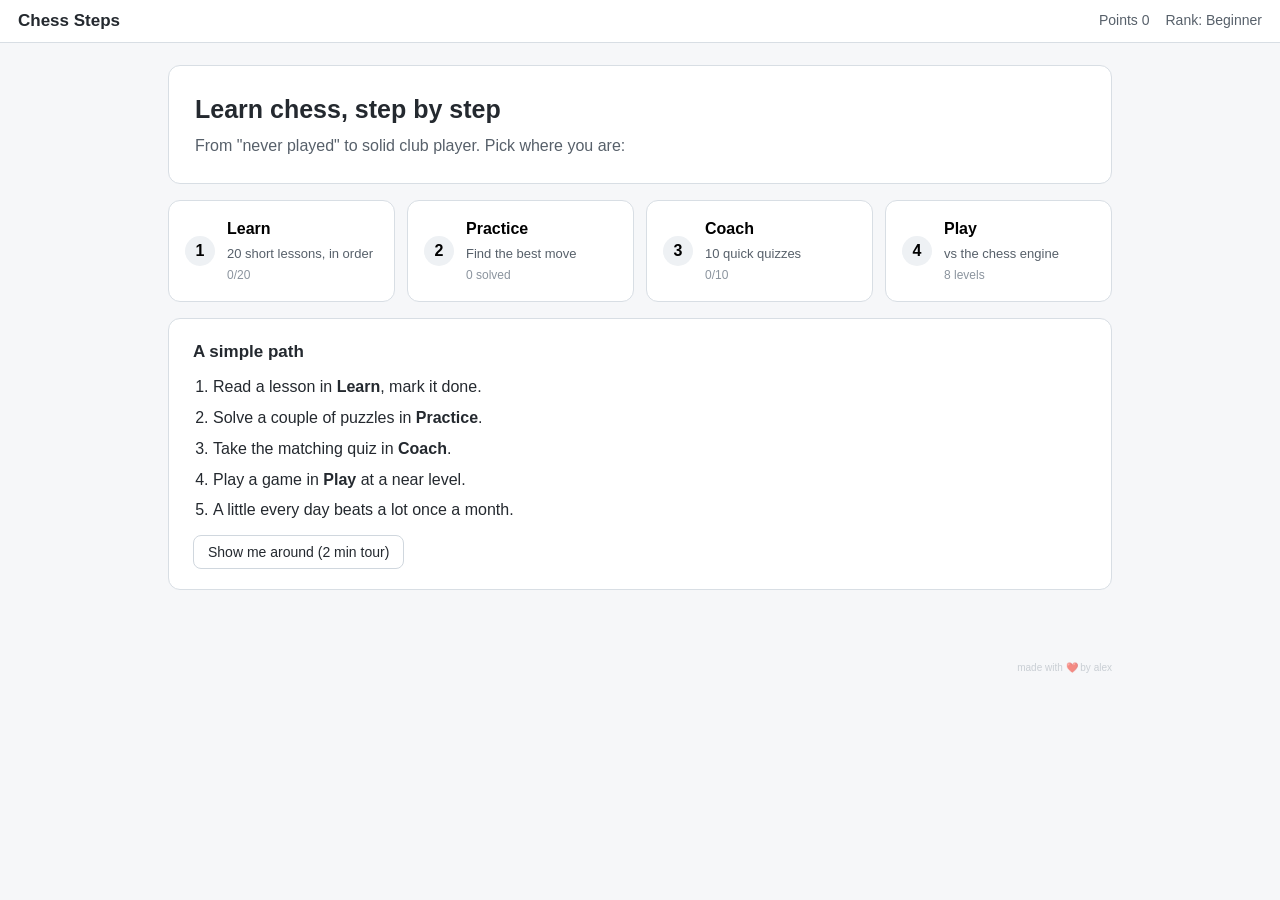
<file: docs/index.html>
<!doctype html>
<html lang="en">
<head>
<meta charset="utf-8">
<meta name="viewport" content="width=device-width, initial-scale=1">
<meta name="description" content="Chess Steps - learn chess from zero, practice tactics, and play the built-in engine.">
<title>Chess Steps</title>
<link rel="stylesheet" href="css/style.css">
</head>
<body>
<noscript>
  <div class="noscriptbox">
    <h1>Chess Steps</h1>
    <p>This trainer needs JavaScript to run the lessons, puzzles, and the built-in chess engine.
       Please enable JavaScript and reload the page.</p>
  </div>
</noscript>

<header class="topbar">
  <button class="brand" id="home" type="button">Chess Steps</button>
  <div class="topstats">
    <span id="xp">Points 0</span>
    <span id="rank" class="dim">Rank: Beginner</span>
  </div>
</header>

<main id="screen-home" class="screen">
  <section class="hero">
    <h1>Learn chess, step by step</h1>
    <p>From "never played" to solid club player. Pick where you are:</p>
  </section>
  <section class="grid">
    <button class="tile" id="go-learn" type="button">
      <span class="tnum">1</span>
      <span class="tbody"><strong>Learn</strong><em>20 short lessons, in order</em><span class="tstat" id="learnstat"></span></span>
    </button>
    <button class="tile" id="go-do" type="button">
      <span class="tnum">2</span>
      <span class="tbody"><strong>Practice</strong><em>Find the best move</em><span class="tstat" id="practicestat"></span></span>
    </button>
    <button class="tile" id="go-check" type="button">
      <span class="tnum">3</span>
      <span class="tbody"><strong>Coach</strong><em>10 quick quizzes</em><span class="tstat" id="checkstat"></span></span>
    </button>
    <button class="tile" id="go-play" type="button">
      <span class="tnum">4</span>
      <span class="tbody"><strong>Play</strong><em>vs the chess engine</em><span class="tstat">8 levels</span></span>
    </button>
  </section>
  <section class="path">
    <h2>A simple path</h2>
    <ol>
      <li>Read a lesson in <b>Learn</b>, mark it done.</li>
      <li>Solve a couple of puzzles in <b>Practice</b>.</li>
      <li>Take the matching quiz in <b>Coach</b>.</li>
      <li>Play a game in <b>Play</b> at a near level.</li>
      <li>A little every day beats a lot once a month.</li>
    </ol>
    <button id="tourBtn" class="btn" type="button">Show me around (2 min tour)</button>
  </section>
</main>

<section id="screen-learn" class="screen" hidden>
  <header class="sub">
    <button class="backnav link" data-back="screen-home" type="button">&#8249; Home</button>
    <h2>Learn</h2>
  </header>
  <div id="learn-list" class="list"></div>
</section>

<section id="screen-lesson" class="screen" hidden>
  <header class="sub">
    <button class="backnav link" data-back="screen-learn" type="button">&#8249; Lessons</button>
    <h2 id="lesson-title"></h2>
  </header>
  <article class="card lessonbody">
    <div id="lesson-body"></div>
    <div class="lessonfoot">
      <button id="lesson-done" class="btn primary" type="button">Mark done</button>
    </div>
  </article>
</section>

<section id="screen-practice" class="screen" hidden>
  <header class="sub">
    <button class="backnav link" data-back="screen-home" type="button">&#8249; Home</button>
    <h2>Practice</h2>
    <span class="substat">Solved <b id="pz-solved">0</b></span>
  </header>
  <div class="pwrap">
    <div class="card puzzle">
      <div class="ptop">
        <span id="pz-num">Puzzle 1</span>
        <span id="pz-theme" class="tag"></span>
      </div>
      <p id="pz-desc" class="dim"></p>
    </div>
    <div id="pz-board" class="board"></div>
    <div class="card">
      <p class="dim">Side to move: <b id="pz-side"></b> - pick the best move:</p>
      <div id="pz-opts" class="opts"></div>
      <div id="pz-msg" class="msg"></div>
      <div class="row">
        <button id="pz-skip" class="btn" type="button">Skip</button>
        <button id="pz-next" class="btn" type="button">Next puzzle</button>
      </div>
    </div>
  </div>
</section>

<section id="screen-check" class="screen" hidden>
  <header class="sub">
    <button class="backnav link" data-back="screen-home" type="button">&#8249; Home</button>
    <h2>Coach</h2>
  </header>
  <div id="quiz-list" class="list"></div>
  <div id="quiz-run" class="card quizrun" hidden>
    <div class="ptop">
      <span id="q-title"></span>
      <span id="q-prog" class="dim"></span>
    </div>
    <p id="q-text" class="qtext"></p>
    <div id="q-opts" class="opts"></div>
    <div class="row"><button id="q-next" class="btn" hidden type="button">Next</button></div>
  </div>
  <div id="quiz-done" class="card donebox" hidden>
    <h3>Quiz complete</h3>
    <p id="q-score"></p>
    <div class="row">
      <button class="backnav btn" data-back="screen-check" type="button">Back to quizzes</button>
      <button class="backnav btn" data-back="screen-home" type="button">Home</button>
    </div>
  </div>
</section>

<section id="screen-play" class="screen" hidden>
  <header class="sub">
    <button class="backnav link" data-back="screen-home" type="button">&#8249; Home</button>
    <h2>Play</h2>
  </header>
  <div class="playwrap">
    <aside class="card playside">
      <label class="field">Engine level
        <select id="play-level">
          <option value="1">1 - Gentle</option>
          <option value="2">2 - Easy</option>
          <option value="3">3 - Steady</option>
          <option value="4">4 - Decent</option>
          <option value="5">5 - Tough</option>
          <option value="6">6 - Strong</option>
          <option value="7">7 - Very strong</option>
          <option value="8">8 - Brutal</option>
        </select>
      </label>
      <div class="playingas">You play <b>white</b>. Click a piece, then a square.</div>
      <div class="row">
        <button id="play-new" class="btn" type="button">New game</button>
        <button id="play-flip" class="btn" type="button">Flip</button>
        <button id="play-undo" class="btn" type="button">Undo</button>
      </div>
      <div id="play-status" class="status">White to move</div>
      <div class="histwrap">
        <div class="dim hlabel">Moves</div>
        <div id="play-hist" class="hist"></div>
      </div>
    </aside>
    <div id="play-board" class="board"></div>
  </div>
</section>

<div id="tour" class="tour" hidden>
  <div class="tourcard" role="dialog" aria-label="Quick tour">
    <div class="tourhead">
      <strong>Quick tour</strong>
      <button id="tour-close" class="btn" type="button">Close</button>
    </div>
    <div id="tour-body" class="tourbody"></div>
    <div class="tourfoot">
      <button id="tour-prev" class="btn" type="button">Back</button>
      <span id="tour-step" class="dim"></span>
      <button id="tour-next" class="btn primary" type="button">Next</button>
    </div>
  </div>
</div>

<footer class="sitefoot"><span>made with &#10084;&#65039; by alex</span></footer>

<script src="js/engine.js"></script>
<script src="js/ai.js"></script>
<script src="js/openings.js"></script>
<script src="js/lessons.js"></script>
<script src="js/puzzles.js"></script>
<script src="js/quizzes.js"></script>
<script src="js/board.js"></script>
<script src="js/app.js"></script>
</body>
</html>
</file>
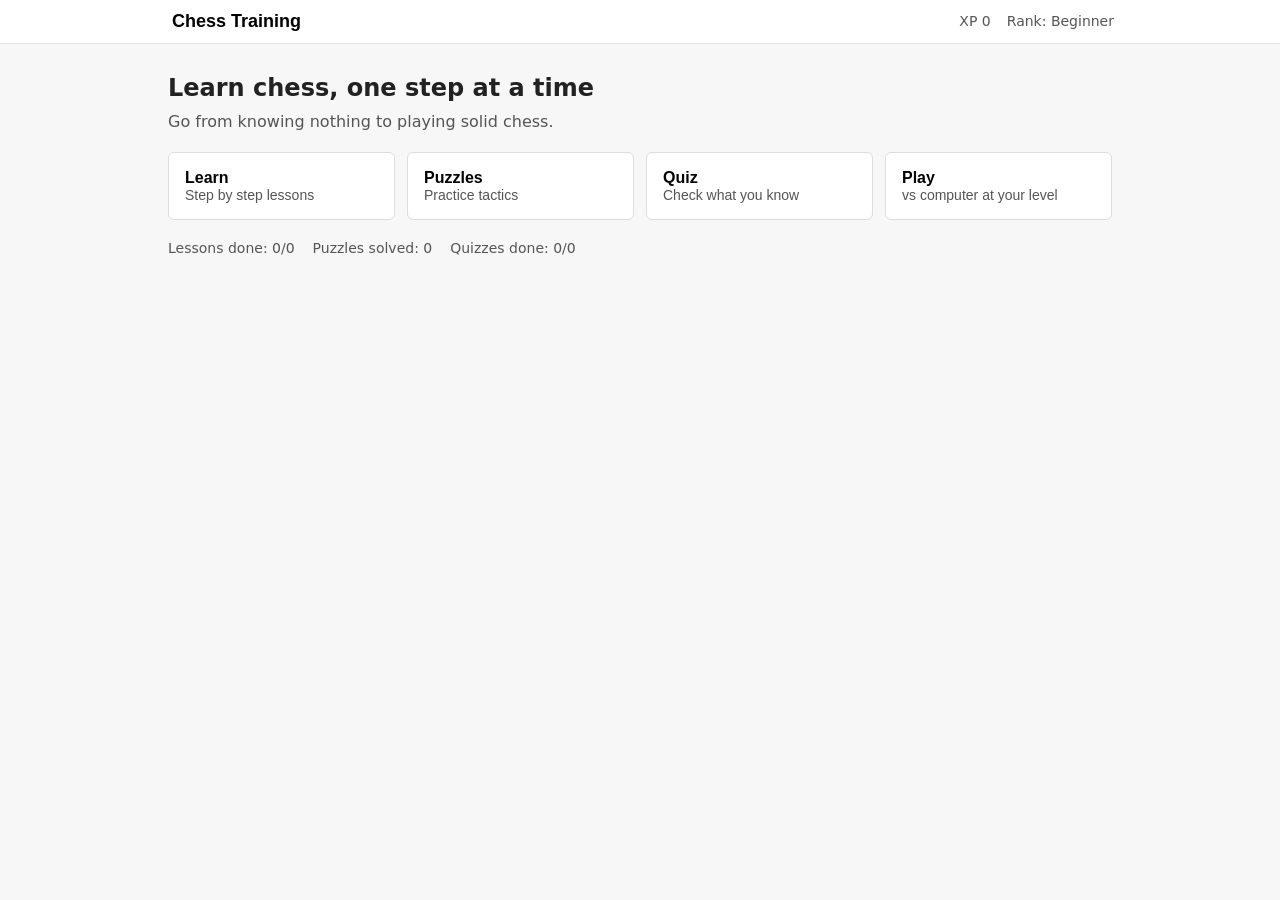
<file: gambit/index.html>
<!doctype html>
<html lang="en">
<head>
  <meta charset="utf-8">
  <meta name="viewport" content="width=device-width, initial-scale=1">
  <title>Chess Training</title>
  <link rel="stylesheet" href="css/style.css">
</head>
<body>
  <noscript>
    <div class="js-off">
      <h1>Chess Training</h1>
      <p>This site uses JavaScript to run the chess board, lessons, puzzles and quizzes.</p>
      <p>Please turn JavaScript on in your browser to use it.</p>
    </div>
  </noscript>

  <div id="app">
    <header>
      <div class="bar">
        <button class="logo" id="goHome">Chess Training</button>
        <div class="stats">
          <span id="xp">XP 0</span>
          <span id="rank">Rank: Beginner</span>
        </div>
      </div>
    </header>

    <section id="menu" class="view">
      <div class="intro">
        <h2>Learn chess, one step at a time</h2>
        <p>Go from knowing nothing to playing solid chess.</p>
      </div>
      <div class="cards">
        <button class="card" id="btnLessons">
          <strong>Learn</strong>
          <span>Step by step lessons</span>
        </button>
        <button class="card" id="btnPuzzles">
          <strong>Puzzles</strong>
          <span>Practice tactics</span>
        </button>
        <button class="card" id="btnQuiz">
          <strong>Quiz</strong>
          <span>Check what you know</span>
        </button>
        <button class="card" id="btnPlay">
          <strong>Play</strong>
          <span>vs computer at your level</span>
        </button>
      </div>
      <div class="progress">
        <div>Lessons done: <span id="pLess">0</span></div>
        <div>Puzzles solved: <span id="pPuz">0</span></div>
        <div>Quizzes done: <span id="pQuiz">0</span></div>
      </div>
    </section>

    <section id="lessons" class="view" hidden>
      <div class="top">
        <button class="back" data-back="menu">Back</button>
        <h2>Lessons</h2>
      </div>
      <div id="lessonList" class="list"></div>
    </section>

    <section id="lesson" class="view" hidden>
      <div class="top">
        <button class="back" data-back="lessons">Back to lessons</button>
        <h2 id="lessonTitle"></h2>
      </div>
      <div class="lessonBody">
        <div id="lessonText" class="text"></div>
        <div id="lessonBoardWrap" class="boardWrap" hidden>
          <div id="lessonBoard" class="board"></div>
          <div class="boardNav">
            <button id="lbPrev">Prev</button>
            <span id="lbInfo"></span>
            <button id="lbNext">Next</button>
          </div>
        </div>
        <button id="markDone" class="done">Done</button>
      </div>
    </section>

    <section id="puzzles" class="view" hidden>
      <div class="top">
        <button class="back" data-back="menu">Back</button>
        <h2>Puzzles</h2>
        <div class="right">Solved <span id="pzCount">0</span></div>
      </div>
      <div class="puz">
        <div class="puzHead">
          <span id="pzNum"></span>
          <span id="pzTheme"></span>
        </div>
        <p id="pzDesc"></p>
        <div id="puzBoard" class="board"></div>
        <div class="puzTurn" id="pzTurn"></div>
        <div class="puzBtns">
          <button id="pzHint">Hint</button>
          <button id="pzReset">Reset</button>
          <button id="pzNext">Next</button>
        </div>
        <div id="pzMsg" class="msg"></div>
      </div>
    </section>

    <section id="quiz" class="view" hidden>
      <div class="top">
        <button class="back" data-back="menu">Back</button>
        <h2>Quiz</h2>
      </div>
      <div id="quizList" class="list"></div>
      <div id="quizRun" class="quizRun" hidden>
        <div class="qHead">
          <span id="qTitle"></span>
          <span id="qProg"></span>
        </div>
        <p id="qText"></p>
        <div id="qOpts" class="opts"></div>
        <button id="qNext" class="done" hidden>Next</button>
      </div>
      <div id="quizEnd" class="quizEnd" hidden>
        <h3>Done</h3>
        <p id="qScore"></p>
        <button class="back" data-back="menu">Back to menu</button>
      </div>
    </section>

    <section id="play" class="view" hidden>
      <div class="top">
        <button class="back" data-back="menu">Back</button>
        <h2>Play</h2>
      </div>
      <div class="play">
        <div class="playSide">
          <label>
            Level
            <select id="level">
              <option value="1">1 - Beginner</option>
              <option value="2">2 - Learner</option>
              <option value="3">3 - Intermediate</option>
              <option value="4">4 - Solid</option>
              <option value="5">5 - Strong</option>
              <option value="6">6 - Advanced</option>
              <option value="7">7 - Master</option>
              <option value="8">8 - Grandmaster</option>
            </select>
          </label>
          <button id="newg">New game</button>
          <button id="flip">Flip board</button>
          <button id="undo">Undo</button>
          <div class="status" id="status">White to move</div>
          <div class="hist" id="hist"></div>
        </div>
        <div class="playBoard">
          <div id="playBoard" class="board"></div>
        </div>
      </div>
    </section>
  </div>

  <script src="js/engine.js"></script>
  <script src="js/ai.js"></script>
  <script src="js/openings.js"></script>
  <script src="js/lessons.js"></script>
  <script src="js/puzzles.js"></script>
  <script src="js/quizzes.js"></script>
  <script src="js/board.js"></script>
  <script src="js/app.js"></script>
</body>
</html>
</file>
<file: docs/css/style.css>
*{box-sizing:border-box}
html,body{margin:0;padding:0}
body{font-family:-apple-system,BlinkMacSystemFont,"Segoe UI",Roboto,Helvetica,Arial,sans-serif;background:#f6f7f9;color:#24292f;line-height:1.55}
.noscriptbox{max-width:560px;margin:70px auto;padding:26px;text-align:center;background:#fff;border:1px solid #d8dee4;border-radius:10px}
.topbar{display:flex;align-items:center;justify-content:space-between;background:#fff;border-bottom:1px solid #d8dee4;padding:10px 18px}
.brand{background:none;border:0;padding:0;font-size:17px;font-weight:650;cursor:pointer;color:#24292f}
.topstats{display:flex;gap:16px;font-size:14px;color:#57606a}
.dim{color:#57606a}
.screen{max-width:980px;margin:0 auto;padding:22px 18px 40px 18px}
.hero{background:#fff;border:1px solid #d8dee4;border-radius:12px;padding:24px 26px}
.hero h1{margin:0 0 6px 0;font-size:25px}
.hero p{margin:0;color:#57606a}
.grid{display:grid;grid-template-columns:repeat(auto-fit,minmax(215px,1fr));gap:12px;margin:16px 0}
.tile{display:flex;gap:12px;align-items:center;background:#fff;border:1px solid #d8dee4;border-radius:12px;padding:16px;cursor:pointer;text-align:left;font:inherit}
.tile:hover{border-color:#8b949e;background:#fcfcfd}
.tnum{width:30px;height:30px;border-radius:50%;background:#eef1f4;display:inline-flex;align-items:center;justify-content:center;font-weight:650;flex:0 0 auto}
.tbody{display:flex;flex-direction:column;gap:2px}
.tbody strong{font-size:16px}
.tbody em{font-style:normal;color:#57606a;font-size:13px}
.tstat{color:#8b949e;font-size:12px}
.path{background:#fff;border:1px solid #d8dee4;border-radius:12px;padding:20px 24px}
.path h2{margin:0 0 10px 0;font-size:17px}
.path ol{margin:0 0 12px 20px;padding:0;display:grid;gap:6px}
.btn{background:#fff;border:1px solid #d0d7de;color:#24292f;padding:8px 14px;border-radius:8px;font-size:14px;cursor:pointer}
.btn:hover{background:#f3f4f6}
.btn:disabled{opacity:.45;cursor:default}
.btn.primary{background:#2da44e;border-color:rgba(27,31,36,.15);color:#fff}
.btn.primary:hover{background:#2c974b}
.btn.primary:disabled{background:#2da44e}
.sub{display:flex;align-items:center;gap:14px;margin:2px 0 16px 0}
.sub h2{margin:0;font-size:19px}
.link{background:none;border:0;color:#0969da;font-size:14px;cursor:pointer;padding:2px 0}
.link:hover{text-decoration:underline}
.substat{margin-left:auto;color:#57606a;font-size:14px}
.card{background:#fff;border:1px solid #d8dee4;border-radius:12px;padding:18px 20px;margin-bottom:14px}
.list{display:grid;gap:10px}
.list-item{display:flex;align-items:center;justify-content:space-between;gap:10px;width:100%;background:#fff;border:1px solid #d8dee4;border-radius:10px;padding:13px 16px;cursor:pointer;text-align:left;font:inherit}
.list-item:hover{border-color:#8b949e}
.list-item strong{display:block;font-size:15px}
.list-item small{color:#57606a}
.list-item.done{opacity:.55}
.chev{color:#8b949e;font-size:20px}
.lessonfoot{margin-top:16px}
.pwrap{max-width:560px;margin:0 auto;display:grid;gap:0}
.ptop{display:flex;justify-content:space-between;align-items:center;color:#57606a;font-size:14px}
.tag{background:#eef1f4;border-radius:20px;padding:2px 10px;font-size:12px}
.opts{display:grid;gap:9px;margin-top:10px}
.opt{background:#fff;border:1px solid #d0d7de;border-radius:8px;padding:10px 14px;text-align:left;font:inherit;font-size:15px;cursor:pointer}
.opt:hover:not(:disabled){border-color:#8b949e}
.opt:disabled{opacity:.7}
.opt.ok{border-color:#2da44e;background:#e9f7ef}
.opt.bad{border-color:#cf222e;background:#fdeef0}
.msg{margin-top:10px;min-height:20px;font-weight:600}
.msg.ok{color:#1a7f37}
.msg.bad{color:#cf222e}
.row{display:flex;gap:8px;margin-top:14px;flex-wrap:wrap}
.qtext{font-size:16px;margin:12px 0 4px 0}
.donebox{text-align:center;max-width:420px;margin:0 auto}
.donebox h3{margin:0 0 6px 0}
.donebox .row{justify-content:center}
.playwrap{display:grid;grid-template-columns:270px minmax(0,1fr);gap:16px;align-items:start;justify-items:center}
.playside{display:grid;gap:12px;width:100%}
.field{display:grid;gap:5px;font-size:14px;color:#57606a}
.field select{padding:7px 8px;border:1px solid #d0d7de;border-radius:8px;font-size:14px;background:#fff}
.playingas{font-size:13px;color:#57606a}
.status{background:#f6f8fa;border:1px solid #d8dee4;border-radius:8px;padding:8px 10px;font-size:14px}
.histwrap{display:grid;gap:4px}
.hlabel{font-size:12px}
.hist{max-height:220px;overflow:auto;font-family:ui-monospace,SFMono-Regular,Menlo,Consolas,monospace;font-size:13px;display:grid;gap:3px}
.board{justify-self:center}
.bgrid{display:grid;grid-template-columns:repeat(8,52px);grid-template-rows:repeat(8,52px);border:2px solid #78838f;border-radius:4px;overflow:hidden;touch-action:manipulation}
.bs{display:flex;align-items:center;justify-content:center;cursor:pointer;user-select:none;font-size:38px;line-height:1}
.bs.lt{background:#eecdab}
.bs.dk{background:#c8996c}
.bs.sel{box-shadow:inset 0 0 0 3px #2da44e}
.bs.hi{box-shadow:inset 0 0 0 3px #d4a72c}
.bs.chk{box-shadow:inset 0 0 0 3px #cf222e}
.pw{color:#fcfcfa;text-shadow:0 0 2px #3d2712,1px 1px 1px #46311b}
.pb{color:#3b2b1a;text-shadow:0 0 1px rgba(0,0,0,.4)}
.tour{position:fixed;inset:0;background:rgba(36,41,47,.45);display:flex;align-items:center;justify-content:center;padding:18px;z-index:40}
.tourcard{background:#fff;border-radius:14px;max-width:430px;width:100%;box-shadow:0 14px 50px rgba(0,0,0,.25)}
.tourhead{display:flex;align-items:center;justify-content:space-between;padding:13px 16px;border-bottom:1px solid #d8dee4}
.tourbody{padding:16px}
.tourbody strong{display:block;font-size:16px;margin-bottom:6px}
.tourbody div{color:#57606a}
.tourfoot{display:flex;align-items:center;justify-content:space-between;gap:10px;padding:12px 16px;border-top:1px solid #d8dee4}
.sitefoot{max-width:980px;margin:30px auto 12px auto;padding:0 18px;text-align:right;font-size:10px;color:#adb5bd;opacity:.6}
[hidden]{display:none!important}
@media(max-width:760px){
  .playwrap{grid-template-columns:1fr}
  .bgrid{grid-template-columns:repeat(8,42px);grid-template-rows:repeat(8,42px)}
  .bs{font-size:30px}
  .topstats{font-size:12px;gap:10px}
}
</file>
<file: gambit/css/style.css>
*{box-sizing:border-box}
html,body{margin:0;padding:0}
body{font-family:system-ui,-apple-system,Segoe UI,Roboto,Helvetica,Arial,sans-serif;background:#f7f7f7;color:#222;line-height:1.5}
.js-off{max-width:560px;margin:80px auto;padding:24px;text-align:center;background:#fff;border:1px solid #ddd}
header{background:#fff;border-bottom:1px solid #e5e5e5}
.bar{max-width:980px;margin:0 auto;display:flex;align-items:center;justify-content:space-between;padding:10px 16px}
.logo{background:none;border:none;font-size:18px;font-weight:600;cursor:pointer}
.stats{display:flex;gap:16px;color:#555;font-size:14px}
.view{max-width:980px;margin:0 auto;padding:18px}
.intro h2{margin:8px 0 4px 0;font-weight:600}
.intro p{margin:0;color:#555}
.cards{display:grid;grid-template-columns:repeat(auto-fit,minmax(220px,1fr));gap:12px;margin:18px 0}
.card{background:#fff;border:1px solid #ddd;padding:16px;text-align:left;border-radius:6px;cursor:pointer}
.card:hover{border-color:#bbb}
.card strong{display:block;font-size:16px}
.card span{color:#555;font-size:14px}
.progress{display:flex;gap:18px;color:#555;font-size:14px}
.top{display:flex;align-items:center;gap:12px;margin-bottom:12px}
.top h2{margin:0;font-weight:600}
.back{background:#fff;border:1px solid #ddd;padding:6px 10px;border-radius:4px;cursor:pointer}
.list{display:grid;gap:8px}
.item{background:#fff;border:1px solid #ddd;padding:12px;border-radius:6px;cursor:pointer;display:flex;justify-content:space-between}
.item.done{opacity:.7}
.text{background:#fff;border:1px solid #ddd;padding:16px;border-radius:6px;white-space:normal}
.text h3{margin:16px 0 8px 0}
.text p{margin:8px 0}
.text ul{margin:8px 0 8px 18px}
.boardWrap{margin-top:14px;text-align:center}
.board{display:inline-grid;grid-template-columns:repeat(8,56px);grid-template-rows:repeat(8,56px);border:1px solid #999}
.sq{width:56px;height:56px;display:flex;align-items:center;justify-content:center;font-size:38px;user-select:none}
.sq.light{background:#f0d9b5}
.sq.dark{background:#b58863}
.sq.sel{box-shadow:inset 0 0 0 3px #2f9e44}
.sq.hi{box-shadow:inset 0 0 0 3px #fab005}
.sq.cap{box-shadow:inset 0 0 0 3px #e03131}
.sq.chk{background:#fa5252}
.piece{line-height:1}
.boardNav{display:flex;align-items:center;justify-content:center;gap:12px;margin-top:10px}
.boardNav button{background:#fff;border:1px solid #ddd;padding:6px 10px;border-radius:4px;cursor:pointer}
.done{margin-top:14px;background:#fff;border:1px solid #ddd;padding:8px 14px;border-radius:4px;cursor:pointer}
.puz{max-width:520px}
.puzHead{display:flex;justify-content:space-between;color:#555}
.puz p{color:#555}
.puzTurn{margin-top:8px;color:#555}
.puzBtns{display:flex;gap:8px;margin-top:10px}
.puzBtns button{background:#fff;border:1px solid #ddd;padding:6px 10px;border-radius:4px;cursor:pointer}
.msg{margin-top:10px}
.msg.ok{color:#2f9e44}
.msg.bad{color:#e03131}
.quizRun{max-width:640px}
.qHead{display:flex;justify-content:space-between;color:#555}
.opts{display:grid;gap:8px;margin-top:12px}
.opt{background:#fff;border:1px solid #ddd;padding:10px;text-align:left;border-radius:6px;cursor:pointer}
.opt.ok{border-color:#2f9e44;background:#f4fff6}
.opt.bad{border-color:#e03131;background:#fff5f5}
.quizEnd{max-width:420px;text-align:center;background:#fff;border:1px solid #ddd;padding:20px;border-radius:6px}
.play{display:grid;grid-template-columns:260px 1fr;gap:16px;align-items:start}
.playSide{display:grid;gap:10px;background:#fff;border:1px solid #ddd;padding:12px;border-radius:6px}
.playSide button,.playSide select{background:#fff;border:1px solid #ddd;padding:6px 10px;border-radius:4px}
.status{padding:6px 8px;background:#f7f7f7;border:1px solid #eee}
.hist{max-height:220px;overflow:auto;font-family:ui-monospace,SFMono-Regular,Menlo,monospace;font-size:13px;display:grid;gap:2px}
@media(max-width:760px){.play{grid-template-columns:1fr}.board{grid-template-columns:repeat(8,44px);grid-template-rows:repeat(8,44px)}.sq{width:44px;height:44px;font-size:30px}}
</file>
